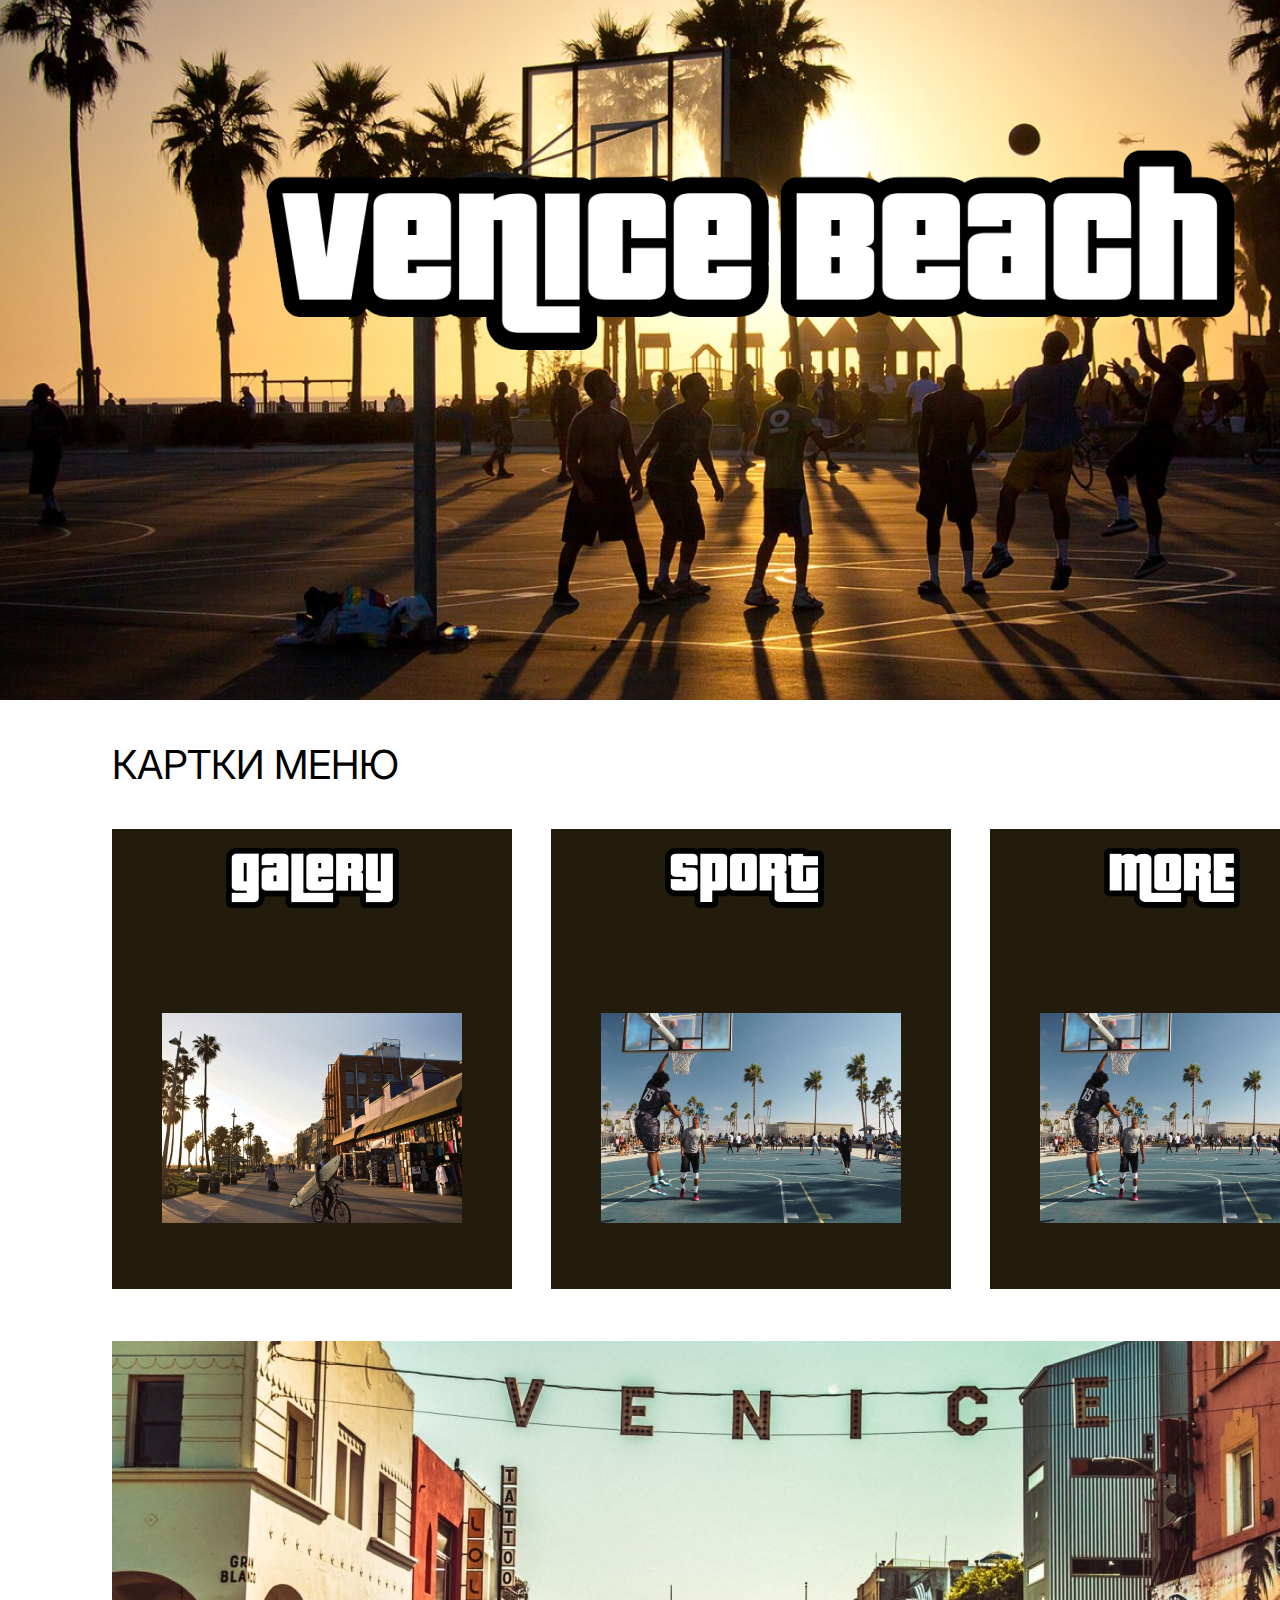
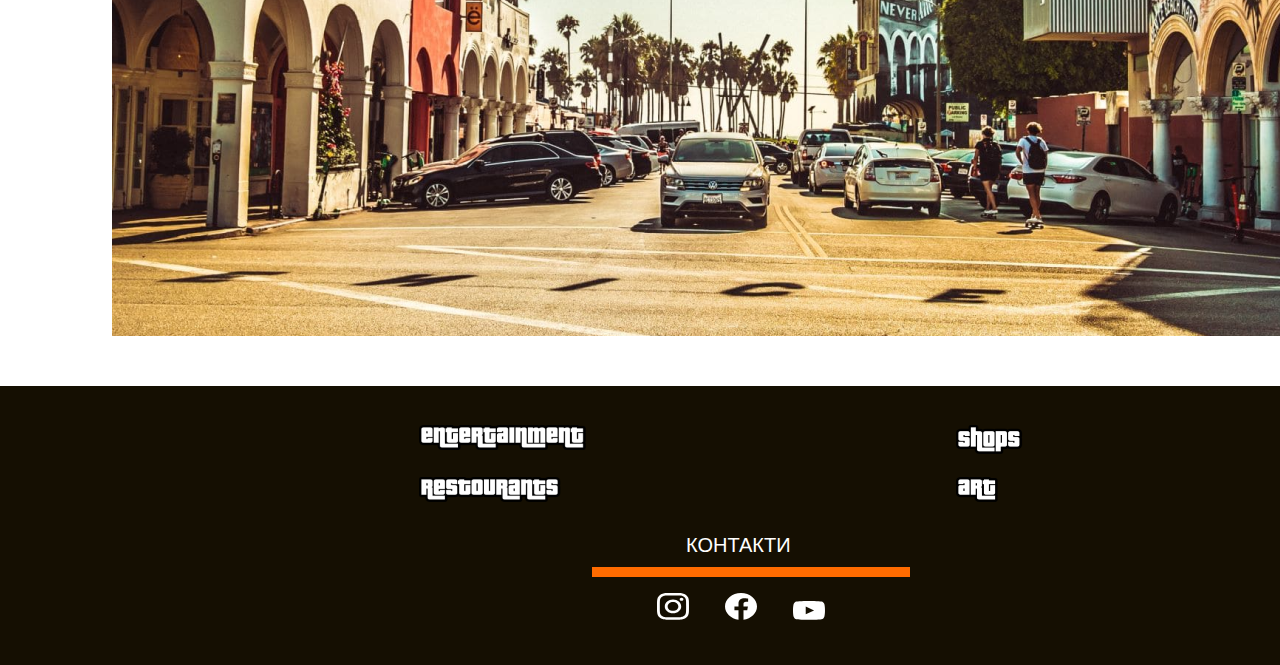
<file: 4/index.html>
<!DOCTYPE html>
<html lang="en">

<head>
	<meta charset="UTF-8">
	<meta http-equiv="X-UA-Compatible" content="IE=edge">
	<meta name="viewport" content="width=device-width, initial-scale=1.0">
	<link rel="stylesheet" href="./css/styles.css">
	<link rel="preconnect" href="https://fonts.googleapis.com">
	<link rel="preconnect" href="https://fonts.gstatic.com" crossorigin>
	<link href="https://fonts.googleapis.com/css2?family=Inter&display=swap" rel="stylesheet">
	<title>4thHomework</title>
</head>

<body>
	<div class="main_block">
		<div class="header__block">
			<img class="first_image" src="./img/venice_beach.png" alt="Venice">
		</div>
		<div class="cards">
			<p>картки меню</p>

			<div class="card">
				<img class="card_img_1" src="./img/gallery.png" alt="gallery">
				<img class="card_img_2" src="./img/gallery_photo.png" alt="gallery_photo">
			</div>
			<div class="card">
				<img class="card_img_1" src="./img/sport.png" alt="gallery">
				<img class="card_img_2" src="./img/sport_photo.png" alt="gallery_photo">
			</div>
			<div class="card">
				<img class="card_img_1" src="./img/more.png" alt="gallery">
				<img class="card_img_2" src="./img/sport_photo.png" alt="gallery_photo">
			</div>
			<div class="venice">
				<img src="./img/venice.png" alt="venice">
			</div>
		</div>
		<div class="footer">
			<a href="#"><img class="footer_link_1" src="./img/entartainment.png" alt="entartainment"></a>
			<a href="#"><img class="footer_link_2" src="./img/shops.png" alt="shops"></a>
			<a href="#"><img class="footer_link_3" src="./img/restoraunts.png" alt="restoraunts"></a>
			<a href="#"><img class="footer_link_4" src="./img/art.png" alt="art"></a>
			<div class="contacts">
				<p>контакти</p>
			</div>
			<div class="contacts_border"></div>
			<div class="links">
				<ul>
					<li class="links_li"><a href="#"><img src="./img/ins.svg" alt="instagram"></a></li>
					<li class="links_li"><a href="#"><img src="./img/face.svg" alt="facebook"></a></li>
					<li class="links_li"><a href="#"><img src="./img/you.svg" alt="youtube"></a></li>
				</ul>
			</div>
		</div>
	</div>
</body>

</html>
</file>
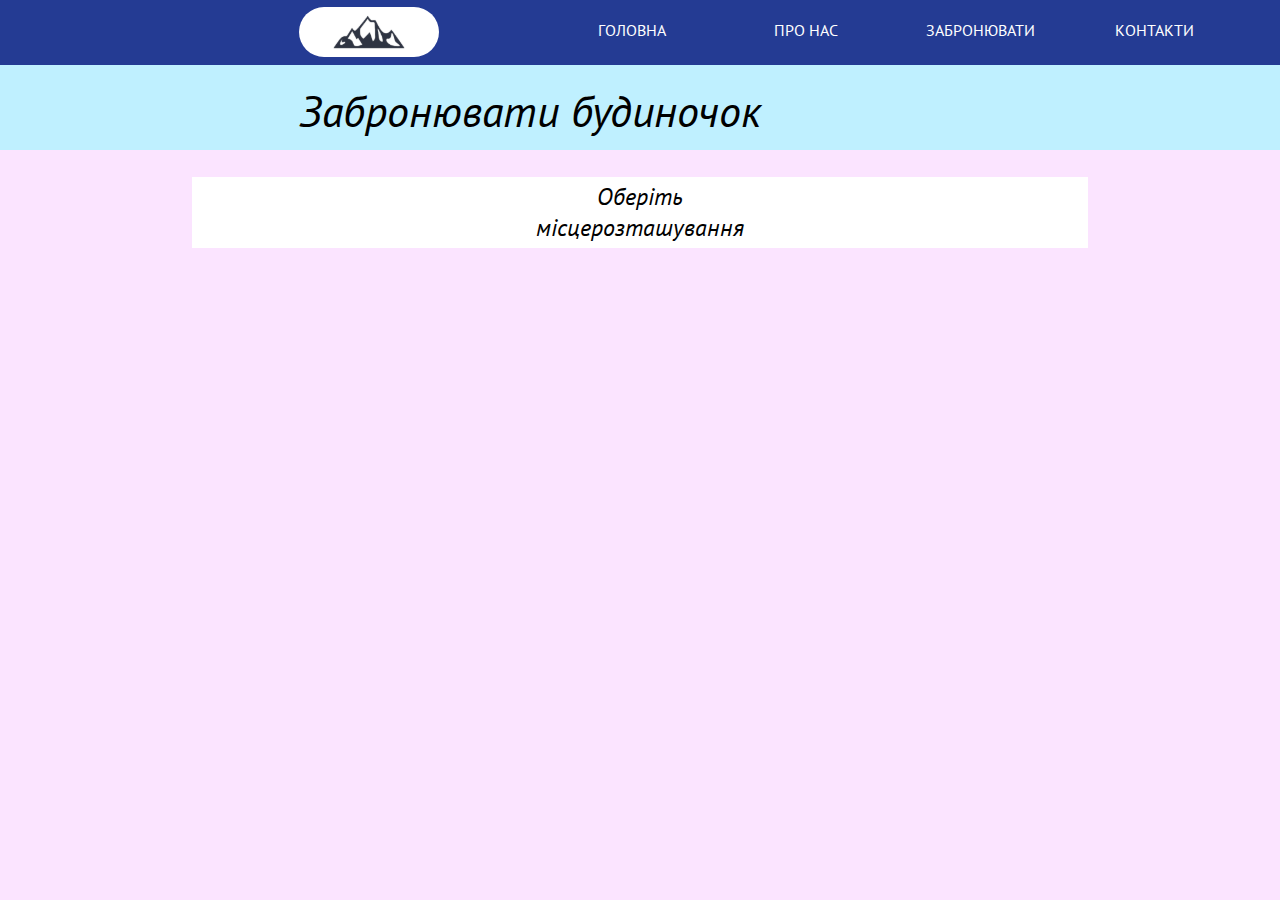
<file: 5/index.html>
<!DOCTYPE html>
<html lang="en">

<head>
	<meta charset="UTF-8">
	<meta http-equiv="X-UA-Compatible" content="IE=edge">
	<meta name="viewport" content="width=device-width, initial-scale=1.0">
	<link rel="stylesheet" href="./css/styles.css">
	<link rel="preconnect" href="https://fonts.googleapis.com">
	<link rel="preconnect" href="https://fonts.gstatic.com" crossorigin>
	<link href="https://fonts.googleapis.com/css2?family=PT+Sans:ital,wght@0,700;1,400&display=swap" rel="stylesheet">
	<title>5thHomeWork</title>
</head>

<body>
	<header class="header_block">
		<div class="logo">
			<a href="#"><img src="./img/logo.svg" alt="logo"></a>
		</div>
		<div class="menu">
			<ul class="ul_menu">
				<li class="li_menu"><a class="menu_links" href="#">головна</a></li>
				<li class="li_menu"><a class="menu_links" href="#">про нас</a></li>
				<li class="li_menu"><a class="menu_links" href="#">забронювати</a></li>
				<li class="li_menu"><a class="menu_links" href="#">контакти</a></li>
			</ul>
		</div>
		<div>
			<ul class="last_menu_item">
				<li class="li_menu"><a class="menu_links" href="">особистий<br> кабінет</a></li>
			</ul>
		</div>
		<div class="globe">
			<img src="./img/globe.svg" alt="globe">
		</div>
		<div class="lang">
			<p class="lang_p">ua</p>
		</div>
	</header>
	<div class="header_block_2">
		<p class="text_block_2">Забронювати будиночок</p>
	</div>
	<div class="main_content">
		<div class="header_block_3">
			<div class="test">
				<p class="place">Оберіть місцерозташування</p>
			</div>
		</div>
	</div>
</body>

</html>
</file>
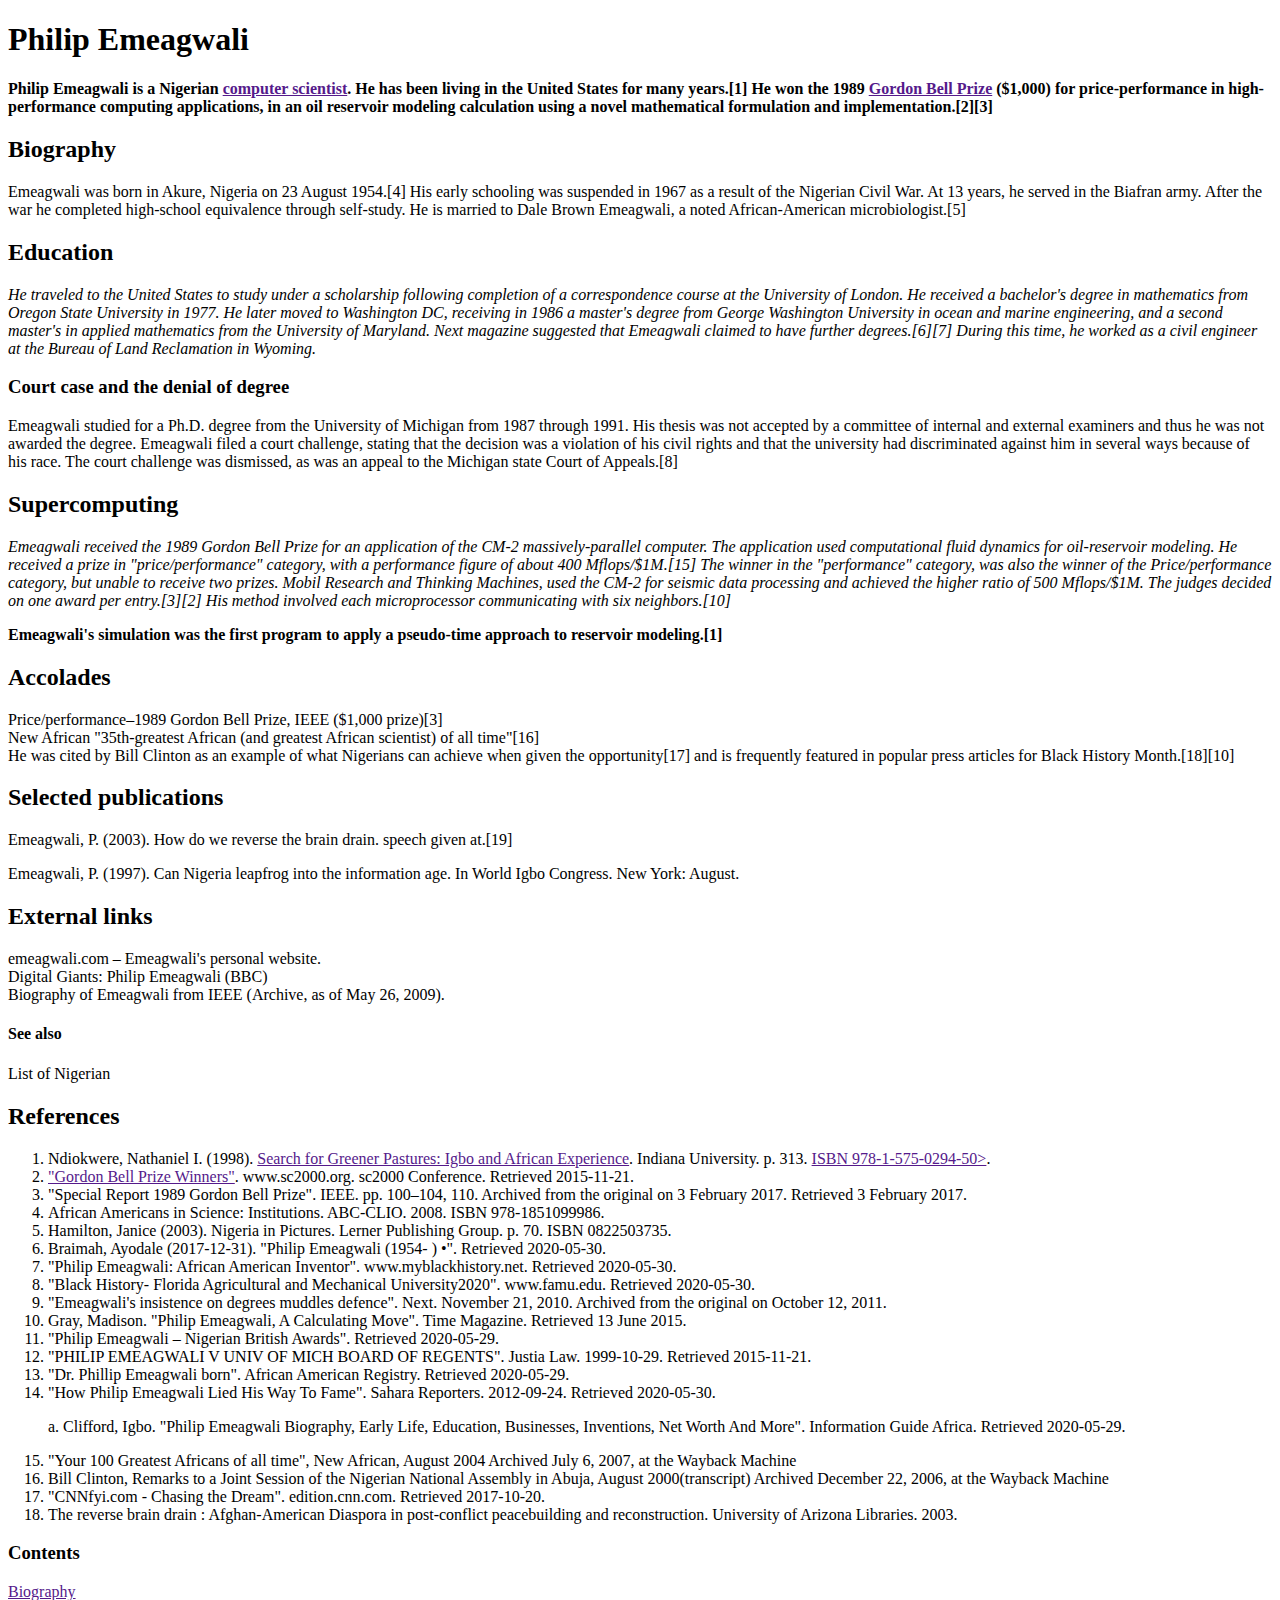
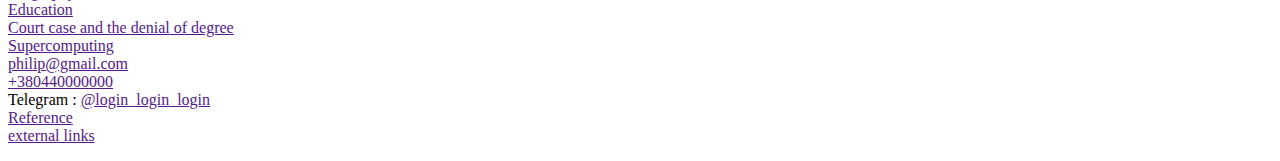
<file: 1/1sthomework.html>
<!DOCTYPE html>
<head>
	<title>My fisrt HomeWork 7e</title>
</head>
<body>
	<h1>Philip Emeagwali</h1>
	<p><b>Philip Emeagwali is a Nigerian <a href="">computer scientist</a>. He has been living in the United States for many years.[1] He won the 1989 <a href="">Gordon Bell Prize</a> ($1,000) for price-performance in high-performance computing applications, in an oil reservoir modeling calculation using a novel mathematical formulation and implementation.[2][3]</b></p>
	<h2>Biography</h2>
	<p>Emeagwali was born in Akure, Nigeria on 23 August 1954.[4] His early schooling was suspended in 1967 as a result of the Nigerian Civil War. At 13 years, he served in the Biafran army. After the war he completed high-school equivalence through self-study. He is married to Dale Brown Emeagwali, a noted African-American microbiologist.[5]</p>
	<h2>Education</h2>
	<p><i>He traveled to the United States to study under a scholarship following completion of a correspondence course at the University of London. He received a bachelor's degree in mathematics from Oregon State University in 1977. He later moved to Washington DC, receiving in 1986 a master's degree from George Washington University in ocean and marine engineering, and a second master's in applied mathematics from the University of Maryland. Next magazine suggested that Emeagwali claimed to have further degrees.[6][7] During this time, he worked as a civil engineer at the Bureau of Land Reclamation in Wyoming.
	</i></p>
	<h3>Court case and the denial of degree</h3>
	<p>Emeagwali studied for a Ph.D. degree from the University of Michigan from 1987 through 1991. His thesis was not accepted by a committee of internal and external examiners and thus he was not awarded the degree. Emeagwali filed a court challenge, stating that the decision was a violation of his civil rights and that the university had discriminated against him in several ways because of his race. The court challenge was dismissed, as was an appeal to the Michigan state Court of Appeals.[8]</p>
	<h2>Supercomputing</h2>
	<p><i>Emeagwali received the 1989 Gordon Bell Prize for an application of the CM-2 massively-parallel computer. The application used computational fluid dynamics for oil-reservoir modeling. He received a prize in "price/performance" category, with a performance figure of about 400 Mflops/$1M.[15] The winner in the "performance" category, was also the winner of the Price/performance category, but unable to receive two prizes. Mobil Research and Thinking Machines, used the CM-2 for seismic data processing and achieved the higher ratio of 500 Mflops/$1M. The judges decided on one award per entry.[3][2] His method involved each microprocessor communicating with six neighbors.[10]</i></p>
	<p><b>Emeagwali's simulation was the first program to apply a pseudo-time approach to reservoir modeling.[1]</b></p>
	<h2>Accolades</h2>
	<p>Price/performance–1989 Gordon Bell Prize, IEEE ($1,000 prize)[3]</br>
	New African "35th-greatest African (and greatest African scientist) of all time"[16]</br>
	He was cited by Bill Clinton as an example of what Nigerians can achieve when given the opportunity[17] and is frequently featured in popular press articles for Black History Month.[18][10]</p>
	<h2>Selected publications</h2>
	<p>Emeagwali, P. (2003). How do we reverse the brain drain. speech given at.[19]</p>
	<p>Emeagwali, P. (1997). Can Nigeria leapfrog into the information age. In World Igbo Congress. New York: August.</p>
	<h2>External links</h2>
	<p>emeagwali.com – Emeagwali's personal website.</br>
	Digital Giants: Philip Emeagwali (BBC)</br>
	Biography of Emeagwali from IEEE (Archive, as of May 26, 2009).</p>
	<H4>See also</H4>
	<p>List of Nigerian</p>
	<H2>References</H2>
	<ol>
		<li>Ndiokwere, Nathaniel I. (1998). <a href="">Search for Greener Pastures: Igbo and African Experience</a>. Indiana University. p. 313. <a href="">ISBN 978-1-575-0294-50></a>.</li>
		<li><a href="">"Gordon Bell Prize Winners"</a>. www.sc2000.org. sc2000 Conference. Retrieved 2015-11-21.</li>
		<li>"Special Report 1989 Gordon Bell Prize". IEEE. pp. 100–104, 110. Archived from the original on 3 February 2017. Retrieved 3 February 2017.</li>
		<li>African Americans in Science: Institutions. ABC-CLIO. 2008. ISBN 978-1851099986.</li>
		<li>Hamilton, Janice (2003). Nigeria in Pictures. Lerner Publishing Group. p. 70. ISBN 0822503735.</li>
		<li>Braimah, Ayodale (2017-12-31). "Philip Emeagwali (1954- ) •". Retrieved 2020-05-30.</li>
		<li>"Philip Emeagwali: African American Inventor". www.myblackhistory.net. Retrieved 2020-05-30.</li>
		<li>"Black History- Florida Agricultural and Mechanical University2020". www.famu.edu. Retrieved 2020-05-30.</li>
		<li>"Emeagwali's insistence on degrees muddles defence". Next. November 21, 2010. Archived from the original on October 12, 2011.</li>
		<li>Gray, Madison. "Philip Emeagwali, A Calculating Move". Time Magazine. Retrieved 13 June 2015.</li>
		<li>"Philip Emeagwali – Nigerian British Awards". Retrieved 2020-05-29.</li>
		<li>"PHILIP EMEAGWALI V UNIV OF MICH BOARD OF REGENTS". Justia Law. 1999-10-29. Retrieved 2015-11-21.</li>
		<li>"Dr. Phillip Emeagwali born". African American Registry. Retrieved 2020-05-29.</li>
		<li>"How Philip Emeagwali Lied His Way To Fame". Sahara Reporters. 2012-09-24. Retrieved 2020-05-30.
		<p>a. Clifford, Igbo. "Philip Emeagwali Biography, Early Life, Education, Businesses, Inventions, Net Worth And More". Information Guide Africa. Retrieved 2020-05-29.</p></li>
		<li>"Your 100 Greatest Africans of all time", New African, August 2004 Archived July 6, 2007, at the Wayback Machine</li>
		<li>Bill Clinton, Remarks to a Joint Session of the Nigerian National Assembly in Abuja, August 2000(transcript) Archived December 22, 2006, at the Wayback Machine</li>
		<li>"CNNfyi.com - Chasing the Dream". edition.cnn.com. Retrieved 2017-10-20.</li>
		<li>The reverse brain drain : Afghan-American Diaspora in post-conflict peacebuilding and reconstruction. University of Arizona Libraries. 2003.</li>
	</ol>
	<H3>Contents</H3>
	<p><a href="">Biography</a></br>
	<a href="">Education</a></br>
	<a href="">Court case and the denial of degree</a></br>
	<a href="">Supercomputing</a></br>
	<a href="">philip@gmail.com</a></br>
	<a href="">+380440000000</a></br>
	Telegram : <a href="">@login_login_login</a></br>
	<a href="">Reference</a></br>
	<a href="">external links</a></p>
</body>
</file>
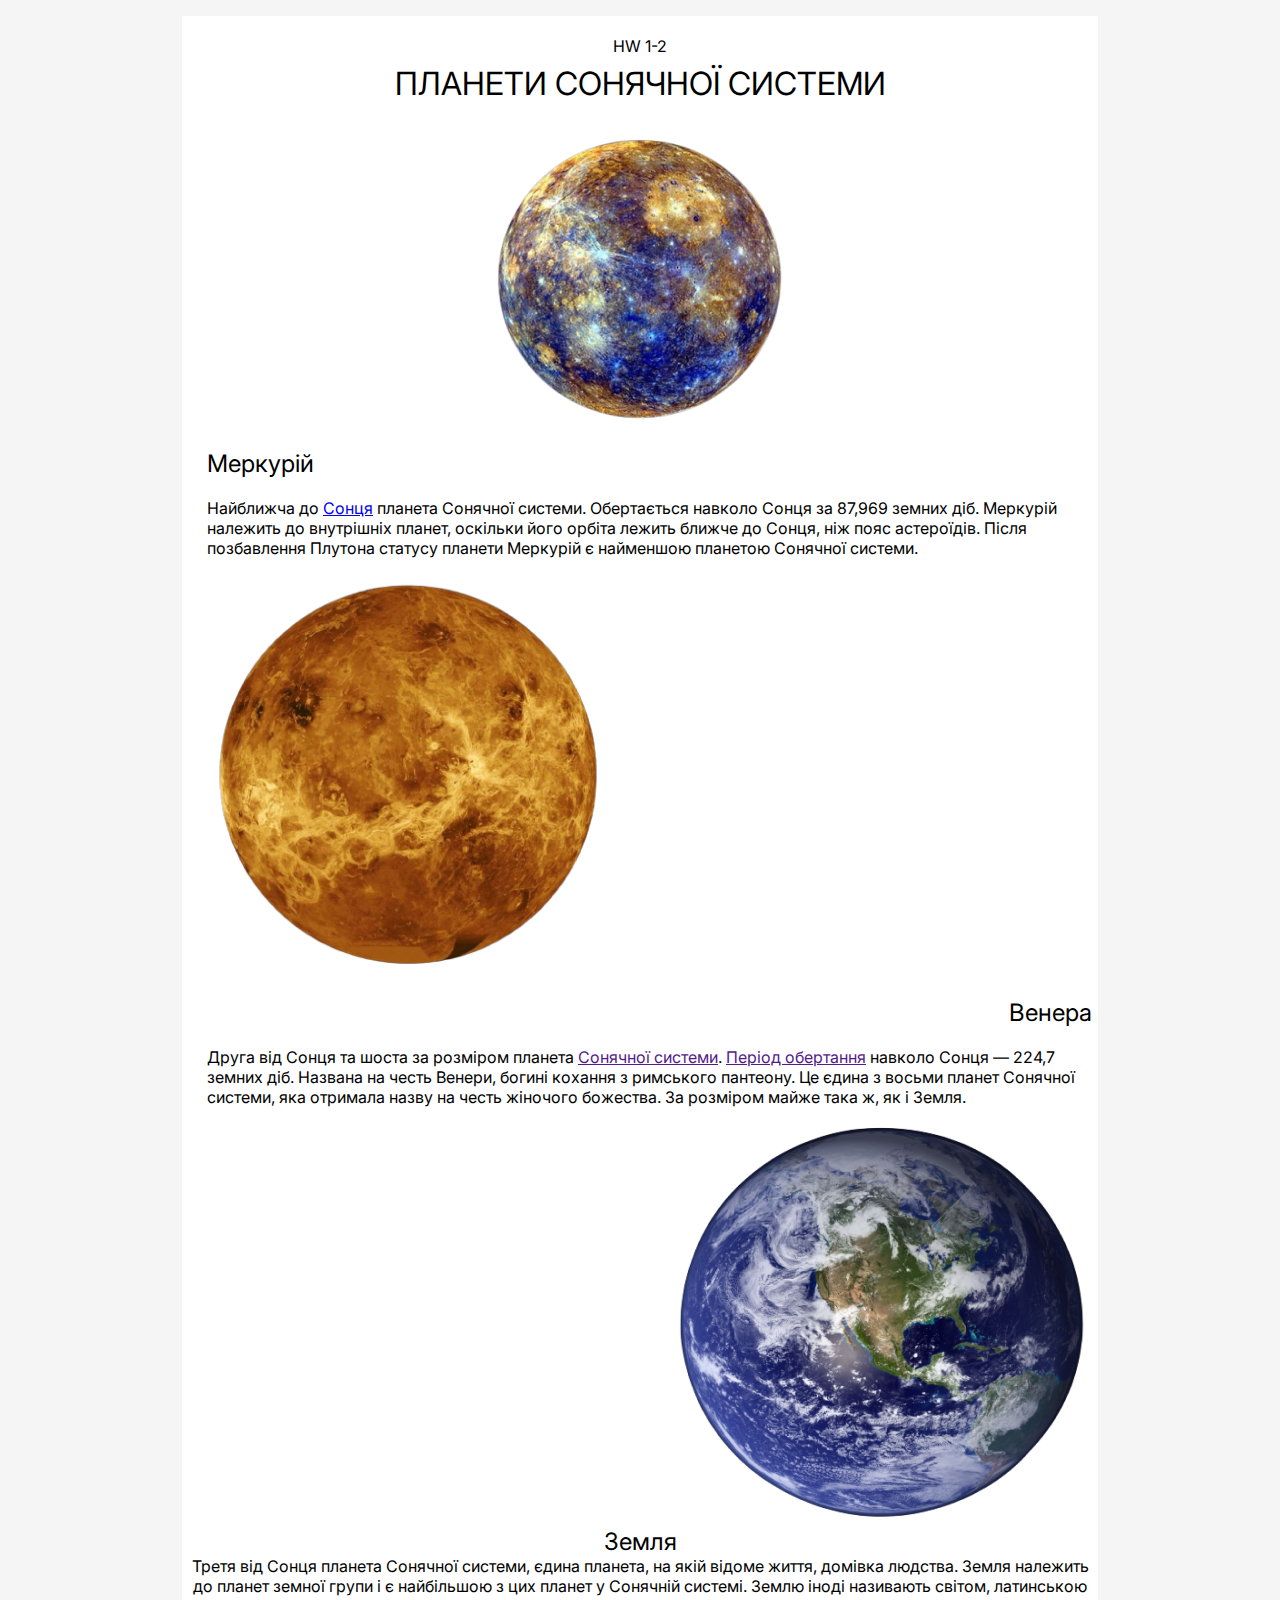
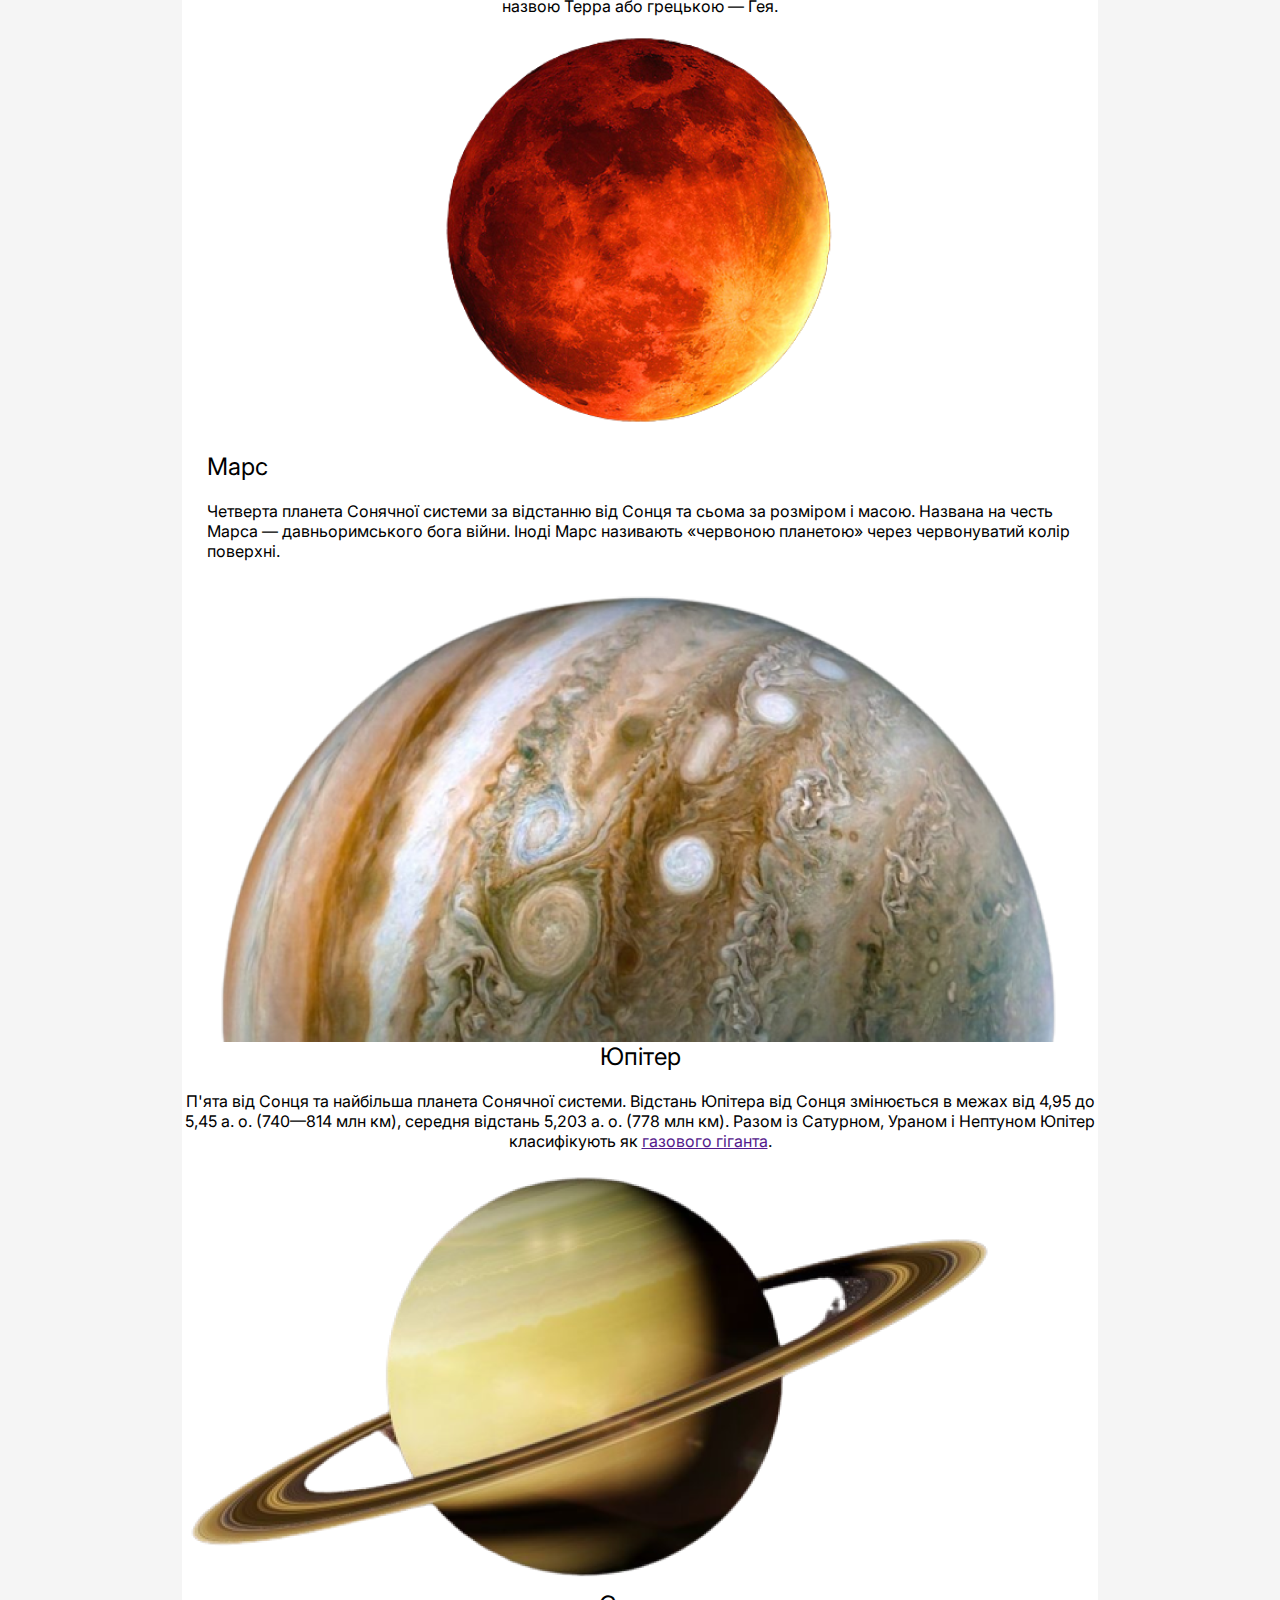
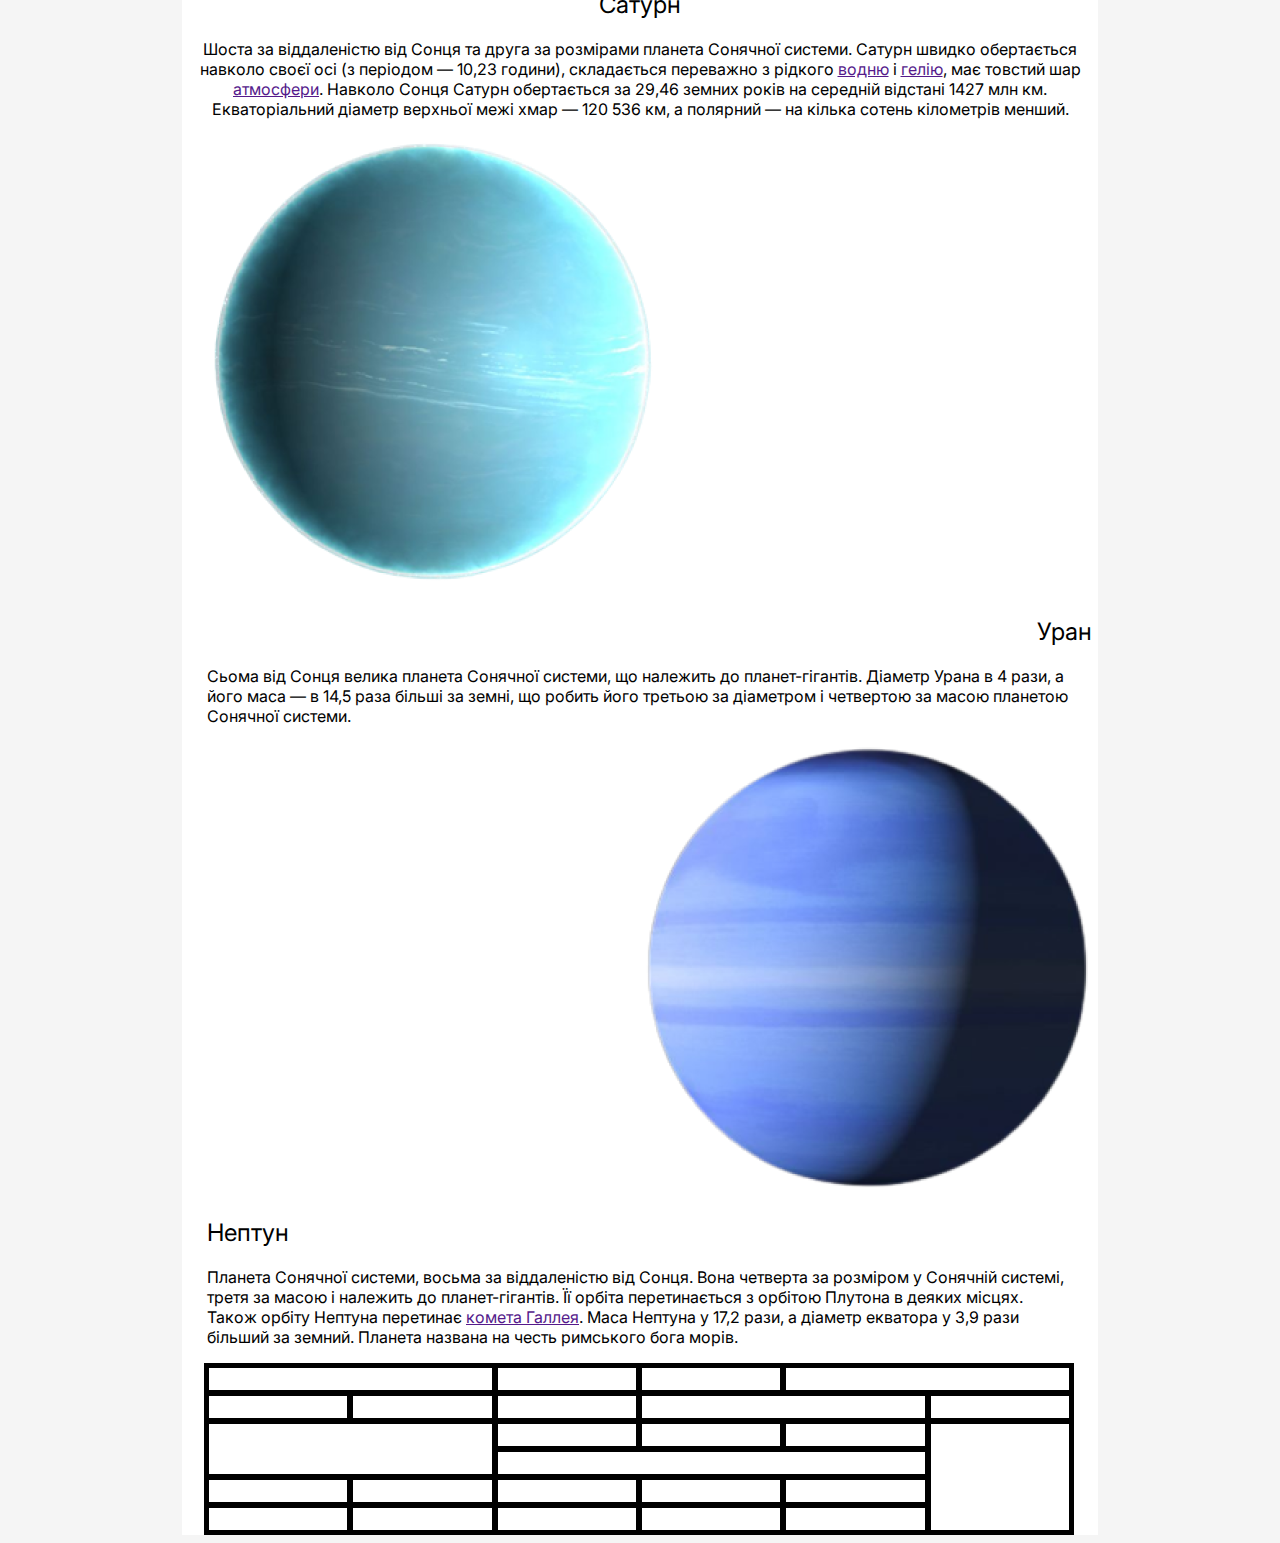
<file: 2/2ndhomework.html>
<!DOCTYPE html>
<html lang="en">

<head>
	<meta charset="UTF-8">
	<meta http-equiv="X-UA-Compatible" content="IE=edge">
	<meta name="viewport" content="width=device-width, initial-scale=1.0">
	<link rel="stylesheet" href="styles.css">
	<link rel="preconnect" href="https://fonts.googleapis.com">
	<link rel="preconnect" href="https://fonts.gstatic.com" crossorigin>
	<link href="https://fonts.googleapis.com/css2?family=Inter:wght@400&display=swap" rel="stylesheet">
	<title>Second HomeWork</title>
</head>

<body>
	<div class="main">
		<p class="center">HW 1-2</p>
		<div class="centerH">
			<h1 class="header_1">ПЛАНЕТИ СОНЯЧНОЇ СИСТЕМИ</h1>
		</div>
		<img class="centerimg" src="./img/меркурій.png" alt="Планета Меркурій">
		<div class="div1">
			<H2>Меркурій</H2>
			<p>Найближча до <a href="#">Сонця</a> планета Сонячної системи. Обертається навколо Сонця за 87,969 земних
				діб.
				Меркурій належить до внутрішніх планет, оскільки його орбіта лежить ближче до Сонця, ніж пояс
				астероїдів.
				Після позбавлення Плутона статусу планети Меркурій є найменшою планетою Сонячної системи.</p>
		</div>
		<div class="leftimg">
			<img src="./img/венера.png" alt="Планета Венера">
		</div>
		<div class="div_right">
			<H2>Венера</H2>
		</div>
		<div class="div1">
			<p>Друга від Сонця та шоста за розміром планета <a href="">Сонячної системи</a>. <a href="">Період
					обертання</a> навколо Сонця — 224,7 земних діб. Названа на честь Венери, богині кохання з
				римського пантеону. Це єдина з восьми планет Сонячної системи, яка отримала назву на честь жіночого
				божества. За розміром майже така ж, як і Земля.</p>
		</div>
		<div class="div_right">
			<img src="./img/земля.png" alt="Планета Земля">
		</div>
		<div class="centerH">
			<h2>Земля</h2>
		</div>
		<div class="centerH">
			<p>Третя від Сонця планета Сонячної системи, єдина планета, на якій відоме життя, домівка людства. Земля
				належить до планет земної групи і є найбільшою з цих планет у Сонячній системі. Землю іноді називають
				світом, латинською назвою Терра або грецькою — Гея.</p>
		</div>
		<div>
			<img class="centerimg" src="./img/марс.png" alt="Планета Марс">
		</div>

		<div class="div1">
			<H2>Марс</H2>
			<p>Четверта планета Сонячної системи за відстанню від Сонця та сьома за розміром і масою. Названа на честь
				<a href=""></a>Марса</a> — давньоримського бога війни. Іноді Марс називають «червоною планетою» через
				червонуватий колір поверхні.
			</p>
		</div>
		<div>
			<img class="centerimg" src="./img/юпітер.png" alt="Планета Юпітер">
		</div>
		<div class="centerH">
			<h2>Юпітер</h2>
			<p>П'ята від Сонця та найбільша планета Сонячної системи. Відстань Юпітера від Сонця змінюється в межах від
				4,95 до 5,45 а. о. (740—814 млн км), середня відстань 5,203 а. о. (778 млн км). Разом із Сатурном,
				Ураном і Нептуном Юпітер класифікують як <a href="">газового гіганта</a>.</p>
		</div>
		<div>
			<img src="./img/сатурн.png" alt="Планета Сатурн">
		</div>
		<div class="centerH">
			<h2>Сатурн</h2>
			<p>Шоста за віддаленістю від Сонця та друга за розмірами планета Сонячної системи. Сатурн швидко обертається
				навколо своєї осі (з періодом — 10,23 години), складається переважно з рідкого <a href="">водню</a> і <a
					href="">гелію</a>, має товстий шар <a href="">атмосфери</a>. Навколо Сонця Сатурн обертається за
				29,46 земних років на середній відстані 1427 млн км. Екваторіальний діаметр верхньої межі хмар — 120 536
				км, а полярний — на кілька сотень кілометрів менший.</p>
		</div>
		<div>

			<div class="div1">
				<img src="./img/уран.png" alt="Планета Уран">
			</div>
			<h2 class="div_right">Уран</h2>
			<div class="div1">
				<p>Сьома від Сонця велика планета Сонячної системи, що належить до
					планет-гігантів. Діаметр Урана в 4 рази,
					а його маса — в 14,5 раза більші за земні, що робить його третьою за діаметром і четвертою за масою
					планетою Сонячної системи.</p>
			</div>
		</div>
		<div class="div_right">
			<img src="./img/нептун.png" alt="Планета Нептун">
		</div>
		<div class="div1">
			<h2>Нептун</h2>
			<p>Планета Сонячної системи, восьма за віддаленістю від Сонця. Вона четверта за розміром у Сонячній
				системі, третя за масою і належить до планет-гігантів. Її орбіта перетинається з орбітою Плутона в
				деяких місцях. Також орбіту Нептуна перетинає <a href="">комета Галлея</a>. Маса Нептуна у 17,2
				рази, а діаметр екватора у 3,9 рази більший за земний. Планета названа на честь римського бога
				морів.</p>
		</div>

		<table cellspacing="0">
			<tr>
				<td colspan="2"></td>
				<td></td>
				<td></td>
				<td colspan="2"></td>
			</tr>
			<tr>
				<td></td>
				<td></td>
				<td></td>
				<td colspan="2"></td>
				<td></td>
			</tr>
			<tr>
				<td colspan="2" rowspan="2"></td>
				<td></td>
				<td></td>
				<td></td>
				<td rowspan="4"></td>
			</tr>
			<tr>
				<td colspan="3"></td>
			</tr>
			<tr>
				<td></td>
				<td></td>
				<td></td>
				<td></td>
				<td></td>
			</tr>
			<tr>
				<td></td>
				<td></td>
				<td></td>
				<td></td>
				<td></td>
			</tr>
		</table>

	</div>
	</div>
</body>

</html>
</file>
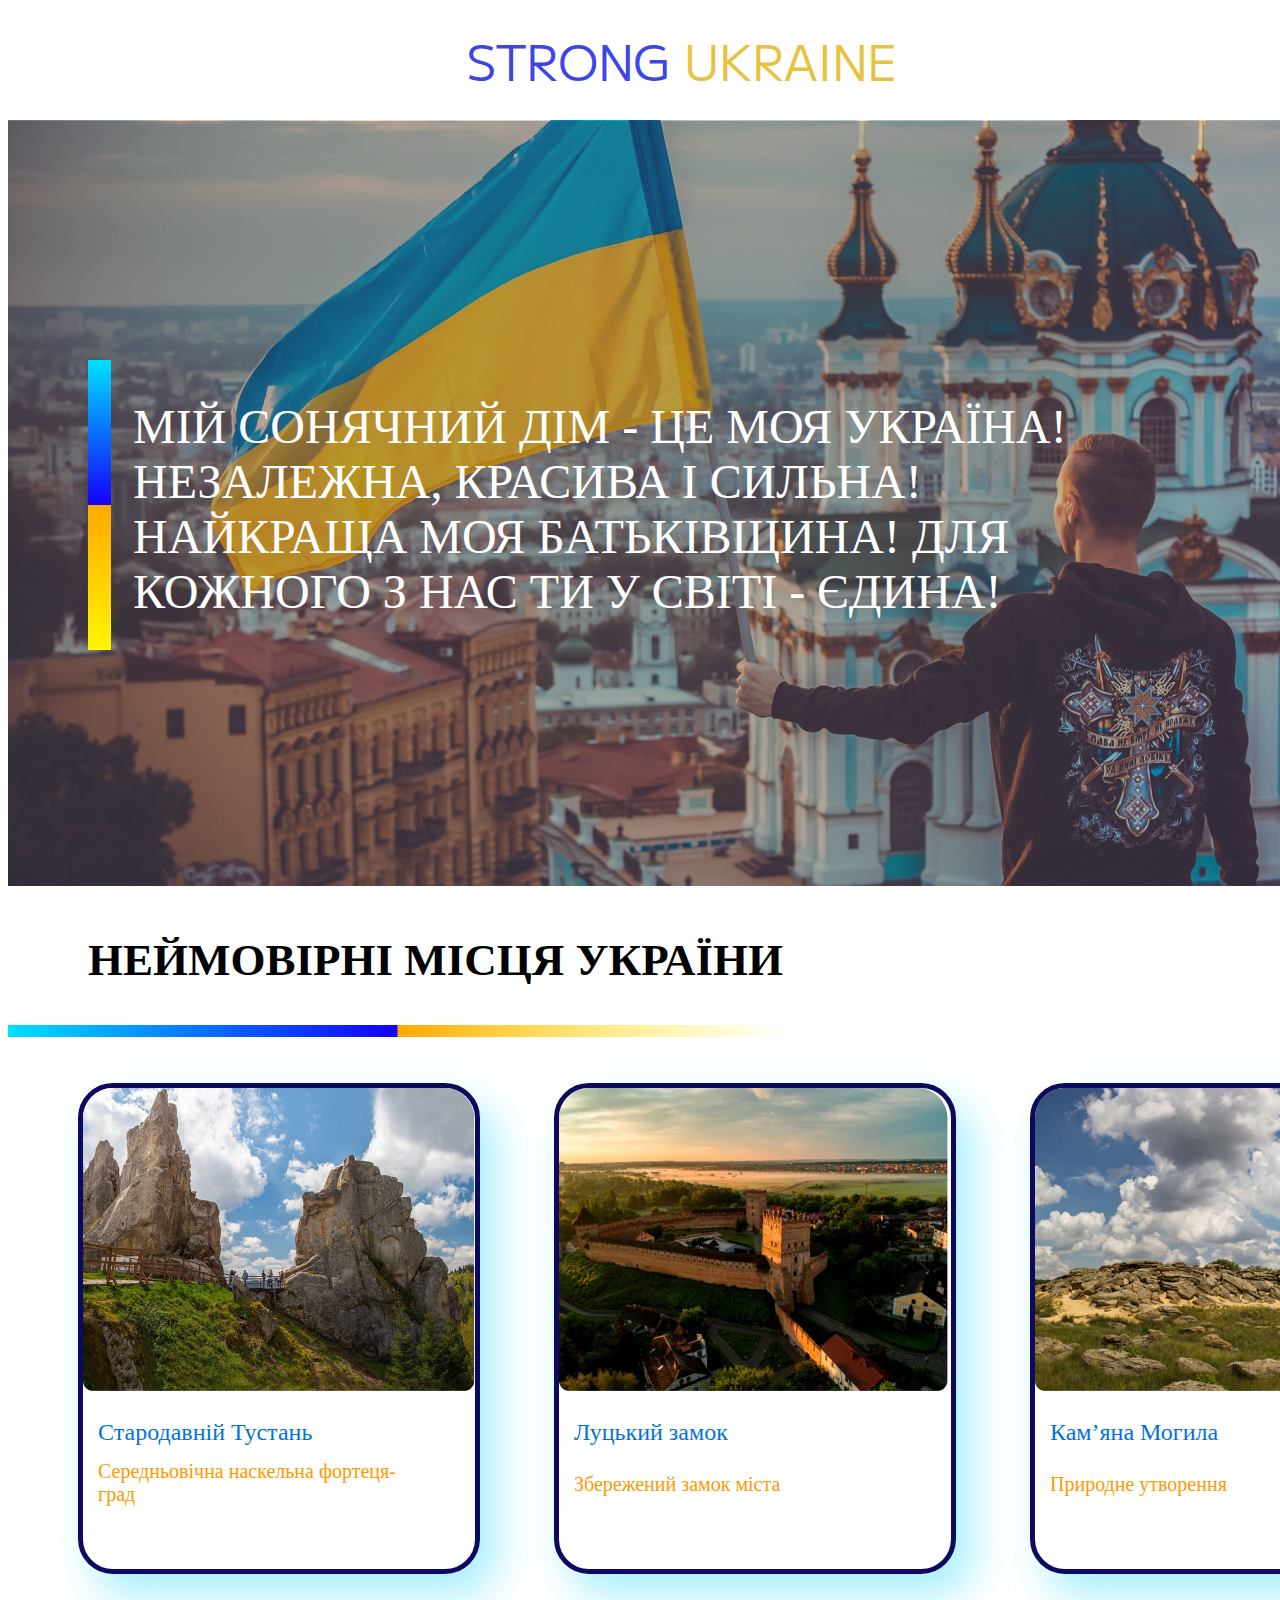
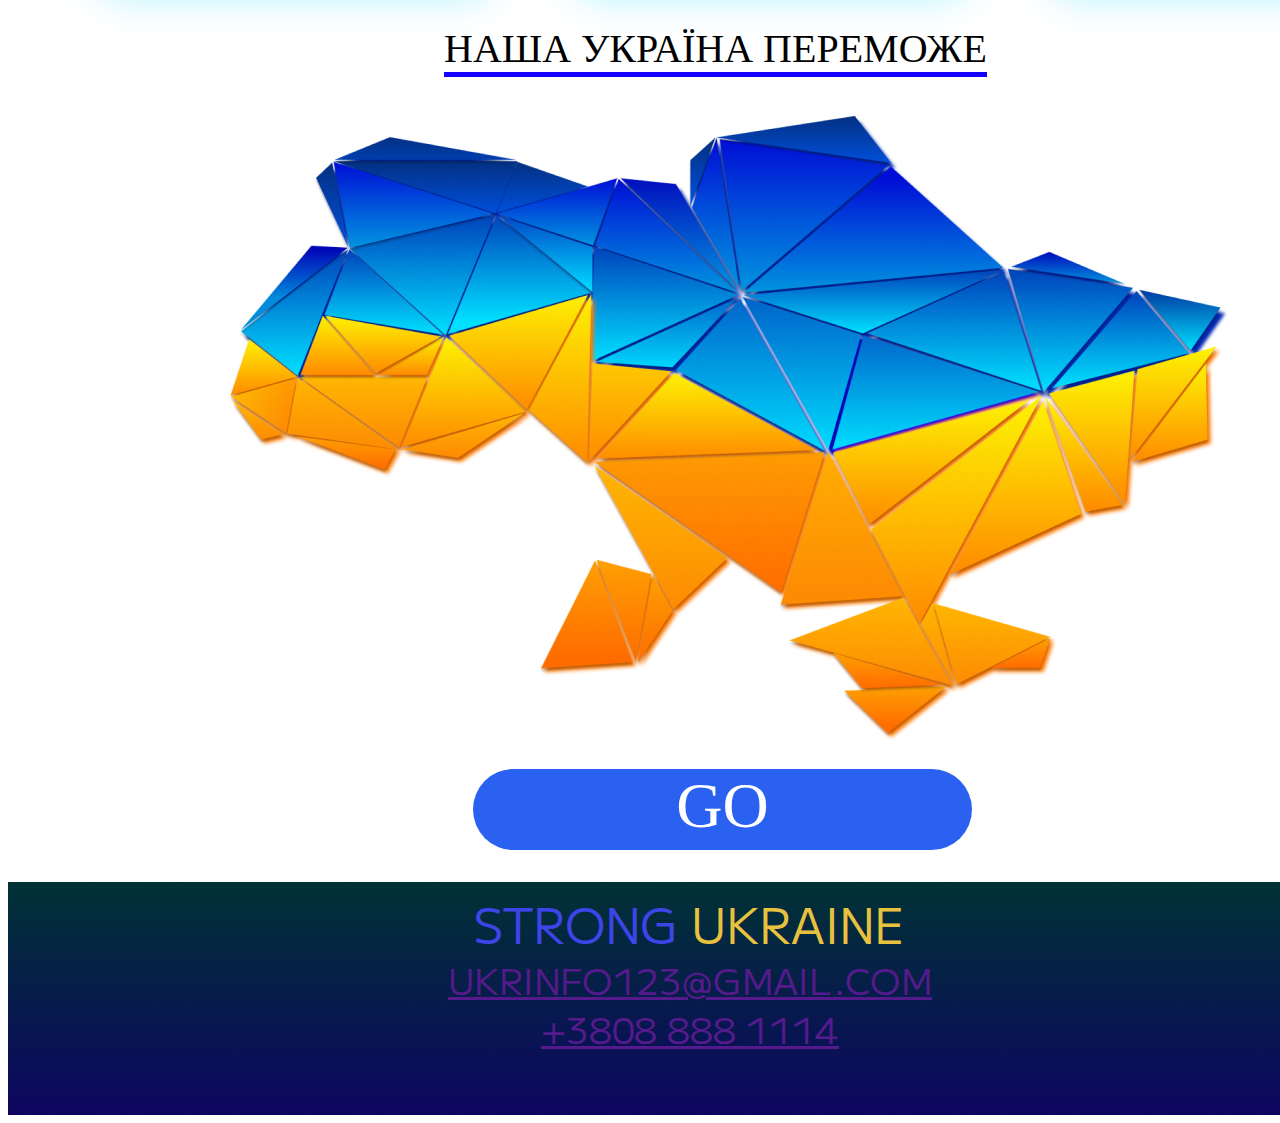
<file: 3/3rdhomework.html>
<!DOCTYPE html>
<html lang="en">

<head>
	<meta charset="UTF-8">
	<meta http-equiv="X-UA-Compatible" content="IE=edge">
	<meta name="viewport" content="width=device-width, initial-scale=1.0">
	<link rel="stylesheet" href="style.css">
	<link rel="preconnect" href="https://fonts.googleapis.com">
	<link rel="preconnect" href="https://fonts.gstatic.com" crossorigin>
	<link href="https://fonts.googleapis.com/css2?family=M+PLUS+1&family=Roboto:wght@400;700&display=swap"
		rel="stylesheet">
	<title>Третя домашня робота</title>
</head>

<body>
	<div class="main">
		<header class="header"><span class="header_blue">strong</span>
			<span class="header_yellow">ukraine</span>
		</header>

		<div class="fone">

			<div class='text_on_fone'>
				<div class="prapor">
					<img src="./img/прапор.png" alt="Прапор">
				</div>
				<p class="p_text_white">мій сонячний дім - це моя україна! незалежна, красива і сильна! найкраща моя
					батьківщина! для кожного з нас ти у світі - єдина! </p>
			</div>
		</div>
		<div class="places">
			<h2>Неймовірні місця України</h2>
		</div>
		<div>
			<img src="./img/прапор1.png" alt="Прапор України">
		</div>
		<div class="links">
			<div>
				<img src="./img/тустань.png" alt="Картка1">
				<div class="links_header">
					<p>Стародавній Тустань</p>
					<p class="yellow_text">Середньовічна наскельна фортеця-град</p>
				</div>
			</div>
			<div>
				<img src="./img/луцький_замок.png" alt="Картка2">
				<div class="links_header">
					<p>Луцький замок</p>
					<p class="yellow_text">Збережений замок міста</p>
				</div>
			</div>
			<div><img src="./img/городище.png" alt="Картка3">
				<div class="links_header">
					<p>Кам’яна Могила</p>
					<p class="yellow_text">Природне утворення</p>
				</div>
			</div>
		</div>
		<div>
			<p class="our_ukraine">Наша Україна переможе</p>
		</div>
		<div class="img_ukr">
			<img src="./img/ukr.png" alt="Мапа України">
		</div>
		<p class="go_link">go</p>
		<div class="footer">
			<p class="footer_text"><span class="header_blue">strong</span>
				<span class="header_yellow">ukraine</span>
			</p>
			<p class="footer_email">
				<a href="">ukrinfo123@gmail.com
				</a>
			</p>
			<p class="footer_tel">
				<a href="">+3808 888 1114
				</a>
			</p>

		</div>
	</div>
</body>

</html>
</file>
<file: 4/css/styles.css>
body {
	margin: 0;
	font-family: 'Inter', sans-serif;
}

.main_block {
	width: 1500px;
	margin: 0 auto;
}

.header__block {
	margin: 0 auto;
	max-width: 100%;
	min-height: 700px;
	background-image: url(../img/fone1.png);
}

.first_image {
	margin: 144px 266px;
}

.cards {
	text-transform: uppercase;
	font-size: 40px;
	font-style: normal;
	margin-left: 112px;
	margin-top: 32px;
	position: relative;
}

.card {
	width: 400px;
	height: 460px;
	display: inline-block;
	background-color: #231B0C;
	margin-right: 29px;
}

.card_img_1 {
	position: absolute;
	margin: 19px 113px 0px 114px;
}

.card_img_2 {
	position: absolute;
	margin: 184px 50px 0px 50px;
}

.footer {
	background-color: #150F02;
	margin-top: 40px;
	width: 1500px;
	height: 279px;
	position: relative;
}

.footer_link_1 {
	position: absolute;
	margin: 39px 914px 0px 419px;
}

.footer_link_2 {
	position: absolute;
	margin: 39px 477px 0px 956px;
}

.footer_link_3 {
	position: absolute;
	margin: 91px 939px 0px 419px;
}

.footer_link_4 {
	position: absolute;
	margin: 91px 502px 0px 956px;
}

.contacts {
	text-transform: uppercase;
	position: absolute;
	font-family: 'Roboto', sans-serif;
	font-size: 20px;
	color: white;
	margin: 128px 684px 0px 686px;
}

.contacts_border {
	position: absolute;
	border-bottom: 10px solid #FF6B00;
	width: 318px;
	margin: 181px 590px 0px 592px;
}

.venice{
	margin-top: 42px;
}

.links{
	position: absolute;
	margin-top: 191px;
	margin-left: 585px;
}

.links_li {
	display: inline-block;
	list-style: none;
	margin-left: 32px;
}
</file>
<file: 5/css/styles.css>
body {
	margin: 0;
	background-color: #FBE4FF;
}

.header_block {
	position: relative;
	width: 1920px;
	height: 65px;
	background-color: #243B93;
	margin: 0 auto;
}

.logo {
	position: absolute;
	margin: 7px 1481px 8px 299px;
}

.header_block_2 {
	width: 1920px;
	height: 85px;
	background-color: #BFF0FF;
	margin: 0 auto;
}

.menu {
	position: absolute;
	margin: 15px 403px 12px 507px;

}

.ul_menu {
	text-transform: uppercase;
	list-style: none;
	padding-bottom: 0px;
	margin: 0;
}

.li_menu {
	display: inline-block;

}

.last_menu_item {
	position: absolute;
	text-transform: uppercase;
	list-style: none;
	margin: 6px 473px 11px 1200px;
}

.menu_links {
	display: inline-block;
	color: white;
	text-decoration: none;
	height: 18.8px;
	font-family: 'PT Sans', sans-serif;
	width: 170px;
	text-align: center;
	padding-top: 5px;
}



.globe {
	position: absolute;
	margin: 7px 360px 8px 1504px;
}

.lang {
	position: absolute;
}

.lang_p {
	display: inline-block;
	text-transform: uppercase;
	color: #FFFFFF;
	font-family: 'PT Sans', sans-serif;
	font-size: 28px;
	margin: 15px 316px 27px 1569px;
}

.header_block_2 {
	font-family: 'PT Sans', sans-serif;
	font-style: italic;
	font-size: 44px;
	max-width: 1920px;
	position: relative;
}

.text_block_2 {
	position: absolute;
	margin: 17px 1152px 11px 299px;
}

.main_content {
	width: 70%;
	margin: 27px auto;
}

.header_block_3 {
	width: 100%;
	background-color: #FFFFFF;
}

.place {
	/* display: inline-block; */
	font-family: 'PT Sans', sans-serif;
	font-style: italic;
	font-size: 1.5em;
	margin: 0.5% auto;
	text-align: center;
	padding-top: 2%;
	padding-bottom: 2%;
}

.test {
	width: 25%;
	margin: 0 auto;
}
</file>
<file: 2/styles.css>
body {
	background-color: #F5F5F5;
	font-family: 'Inter', sans-serif;
}

.main {
	width: 916px;
	background-color: #FFFFFF;
	margin: 0 auto;
}

.center {
	text-align: center;
	padding-top: 18px;
	size: 20px;
	line-height: 24.2px;
}

.centerH {
	text-align: center;
	padding-top: 0px;
	margin-top: -20px;
}

.centerimg {
	display: block;
	margin-left: auto;
	margin-right: auto
}

.leftimg {
	display: block;
	text-align: left;
	margin-left: 25px;
}

.div1 {
	margin-left: 25px;
	margin-right: 23px;
}

.header_1 {
	size: 40px;
	line-height: 48.41px;
	font-weight: normal;
}

H2 {
	font-weight: normal;
	size: 32px;
}

.div_right {
	text-align: right;
	margin-right: 6px;
}

.table_div {
	width: 800px;
	padding: 50px;
	margin-left: 20px;
	text-align: center;
}

table {
	width: 870px;
	margin-left: 22px;
	border: 2px solid black;
}

td {
	height: 20px;
	border: 3px solid black;
}
</file>
<file: 3/style.css>
.main {
	width: 1440px;
	margin: 0 auto;
}

/* font-family: 'M PLUS 1', sans-serif;
font-family: 'Roboto', sans-serif; */

.header {
	text-transform: uppercase;
	width: 524px;
	margin: 0 auto;
	font-family: 'M PLUS 1', sans-serif;
	font-size: 48px;
	margin-bottom: 25px;
	margin-top: 25px;
}

.header_blue {
	color: #3E45E8;
}

.header_yellow {
	color: #E8C23E;
}

.fone {
	position: relative;
	background-image: url(./img/fone.png);
	width: 1440px;
	height: 766px;
}

.text_on_fone {
	text-transform: uppercase;
	position: relative;
	color: white;
	font-family: 'Roboto', sans-serif bold;
	font-size: 48px;
}

.p_text_white {
	display: inline-block;
	position: absolute;
	width: 1034px;
	height: 304px;
	padding: 231px 279px 231px 125px;
}

.prapor {
	display: inline-block;
	position: absolute;
	padding: 240px 1337px 236px 80px;
}

.places {
	text-transform: uppercase;
	margin-top: 48px;
	margin-left: 80px;
	font-size: 30px;

}

.links {
	margin-top: 42px;
}

.links_header {
	color: #0072DB;
	position: absolute;
	font-size: 24px;
	font-family: 'Roboto', sans-serif bold;
	margin-left: 15px;
}

.yellow_text {
	color: #FF9900;
	font-size: 20px;
	display: inline-block;
	width: 300px;
	margin-top: -10px;
}

.links>div {
	margin-left: 70px;
	position: relative;
	display: inline-block;
	width: 392px;
	height: 481px;
	border: 5px solid #0D095F;
	border-radius: 35px;
	box-shadow: 16px 21px 40px rgba(0, 209, 255, 0.35);
}

.our_ukraine {
	display: inline-block;
	text-transform: uppercase;
	font-family: 'Roboto', sans-serif bold;
	font-size: 40px;
	margin: 51px 436px 0 436px;
	border-bottom: 5px solid #1400FF;
}

.img_ukr {
	margin: 39px 220px 0 220px;
}

.go_link {
	text-transform: uppercase;
	display: inline-block;
	width: 499px;
	height: 81px;
	background-color: #2A61F0;
	text-align: center;
	color: white;
	font-size: 64px;
	margin: 23px 476px 0 465px;
	border-radius: 50px;
	font-family: 'Roboto', sans-serif bold;

}

.footer {
	background-image: url(./img/back_bottom.png);
	text-transform: uppercase;
	width: 1440px;
	height: 233px;
	font-family: 'M PLUS 1', sans-serif;
	font-size: 48px;
	position: relative;
	margin-top: 32px;
}

.footer_text {
	display: inline-block;
	position: absolute;
	margin: 6px 476px 0 465px;
}

.footer_email {
	display: inline-block;
	position: absolute;
	margin: 71px 390px 0 440px;
	font-size: 36px;
	font-family: 'M PLUS 1', sans-serif;
}

.footer_tel {
	display: inline-block;
	position: absolute;
	color: white;
	font-size: 36px;
	margin: 120px 512px 0 533px;
}
</file>
